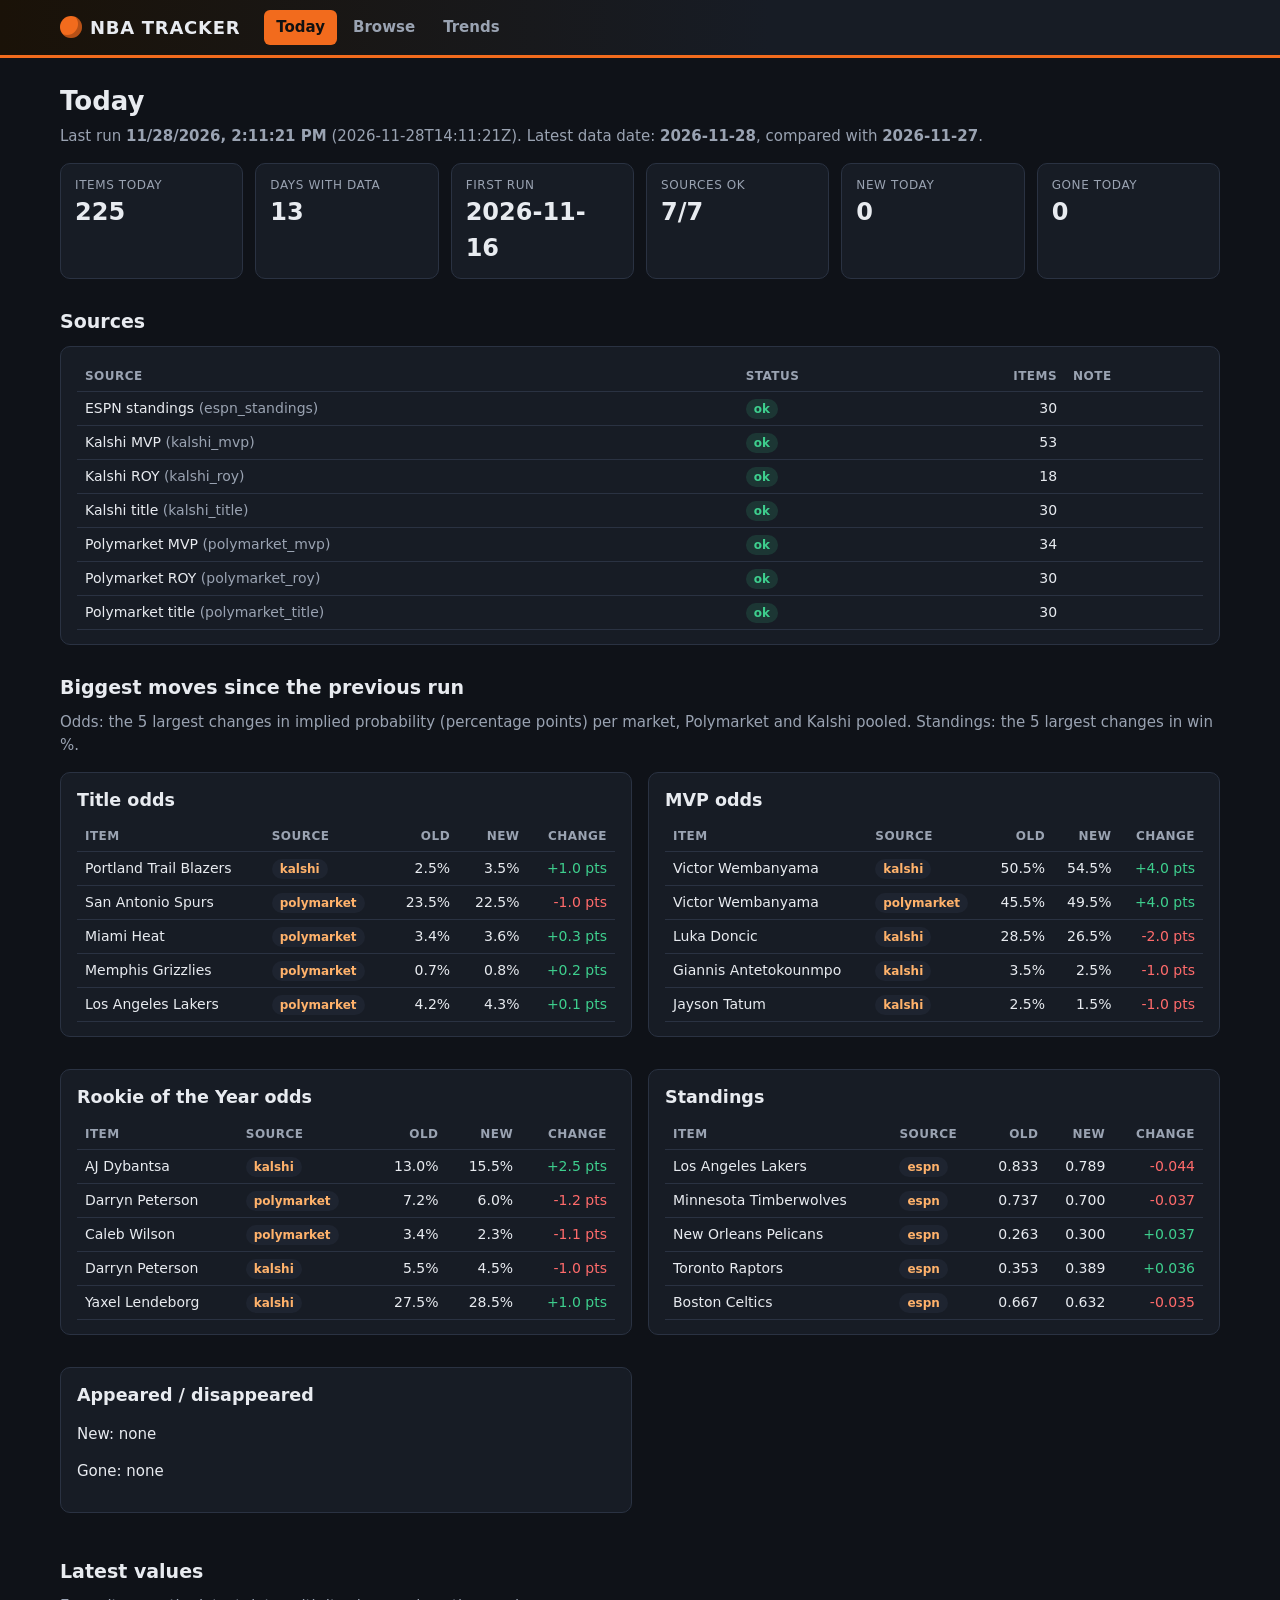
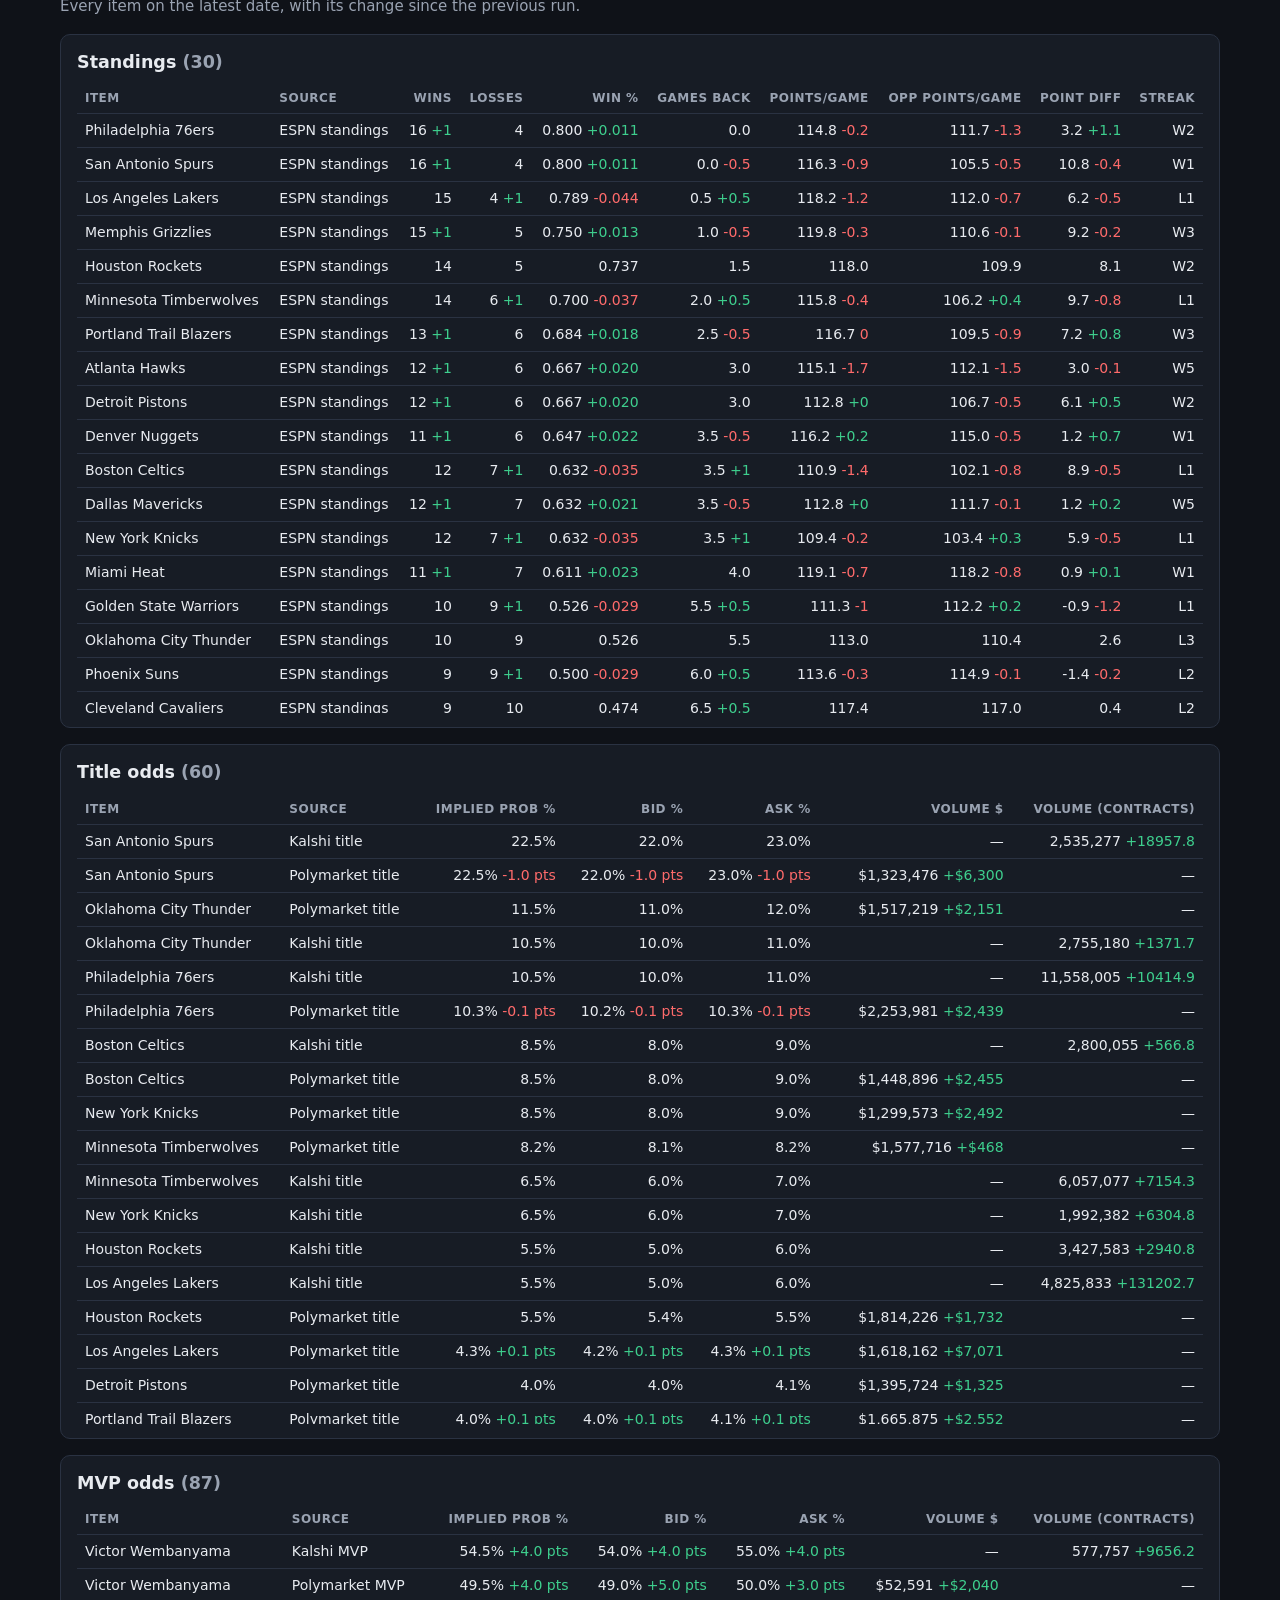
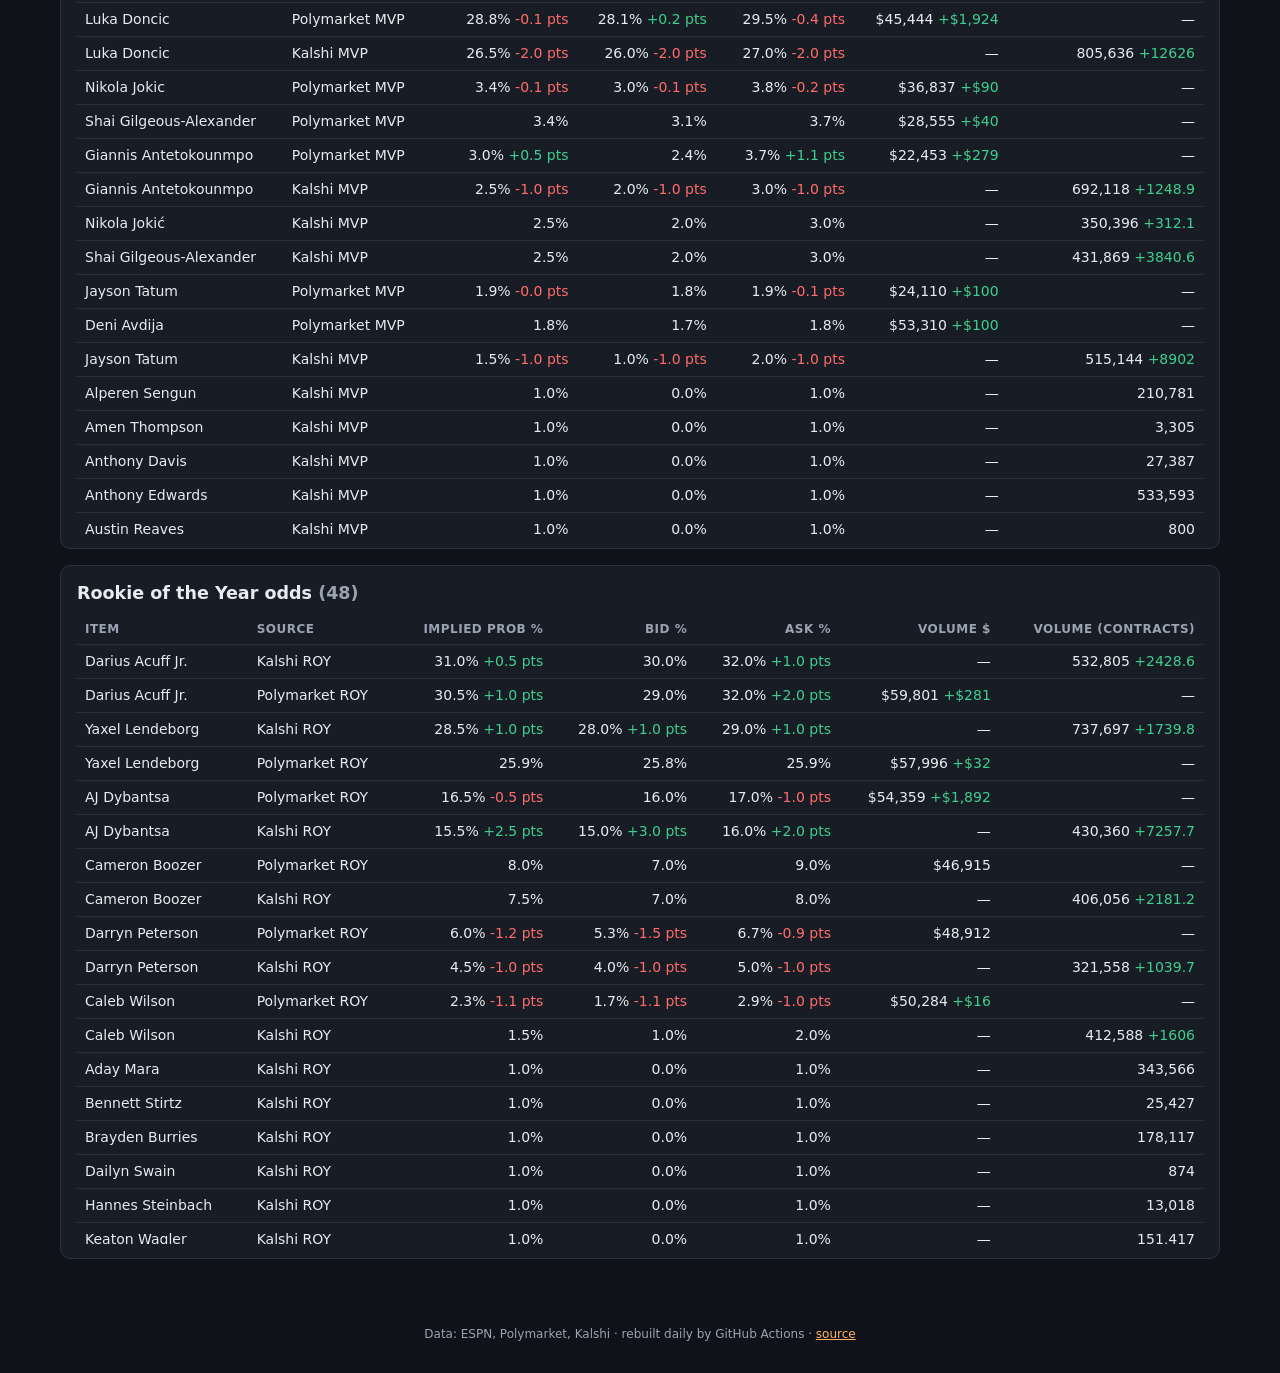
<file: index.html>
<!DOCTYPE html>
<html lang="en">
<head>
<meta charset="utf-8">
<meta name="viewport" content="width=device-width, initial-scale=1">
<title>Today · NBA Tracker</title>
<meta name="theme-color" content="#f26b1d">
<link rel="manifest" href="manifest.webmanifest">
<link rel="icon" href="icons/icon-192.png">
<link rel="apple-touch-icon" href="icons/icon-192.png">
<link rel="stylesheet" href="assets/style.css">
</head>
<body data-page="today">
<main class="wrap">
  <h1>Today</h1>
  <p class="sub" id="runline">Loading…</p>

  <div class="cards" id="cards"></div>

  <h2>Sources</h2>
  <div class="panel"><table id="sources"><thead><tr><th>Source</th><th>Status</th><th class="num">Items</th><th>Note</th></tr></thead><tbody></tbody></table></div>

  <h2>Biggest moves since the previous run</h2>
  <p class="sub" id="moveline"></p>
  <div class="grid2" id="moves"></div>

  <h2>Latest values</h2>
  <p class="sub">Every item on the latest date, with its change since the previous run.</p>
  <div id="latest"></div>
</main>
<script src="assets/common.js"></script>
<script>
"use strict";
(async () => {
  let d;
  try { d = await loadData(); } catch (e) { showError(e); return; }
  const { rows, status } = d;
  const mv = computeMoves(rows);
  const t = new Date(status.run_time);
  document.getElementById("runline").innerHTML =
    `Last run <b>${t.toLocaleString()}</b> (${esc(status.run_time)}). Latest data date: <b>${esc(mv.latest || "—")}</b>, compared with <b>${esc(mv.prev || "no earlier run")}</b>.`;

  const ok = status.sources.filter(s => s.ok).length;
  const cards = [
    ["Items today", status.items], ["Days with data", status.days_with_success], ["First run", status.first_run_date || "—"],
    ["Sources ok", `${ok}/${status.sources.length}`], ["New today", status.new_today.length], ["Gone today", status.gone_today.length],
  ];
  document.getElementById("cards").innerHTML = cards.map(([k, v]) => `<div class="card"><div class="k">${k}</div><div class="v">${esc(v)}</div></div>`).join("");

  document.querySelector("#sources tbody").innerHTML = status.sources.map(s =>
    `<tr><td>${esc(SOURCE_LABEL[s.name] || s.name)} <span class="muted">(${esc(s.name)})</span></td>
     <td><span class="pill ${s.ok ? "ok" : "bad"}">${s.ok ? "ok" : "failed"}</span></td>
     <td class="num">${s.count}</td><td class="how">${esc(s.error || "")}</td></tr>`).join("");

  document.getElementById("moveline").textContent = mv.prev
    ? "Odds: the 5 largest changes in implied probability (percentage points) per market, Polymarket and Kalshi pooled. Standings: the 5 largest changes in win %."
    : "Moves appear after the second day of data.";
  const groupHtml = (key) => {
    const g = mv.groups[key], c = g.column;
    const body = g.moves.length ? g.moves.map(m => `<tr><td>${esc(m.item)}</td><td><span class="pill m">${esc(m.source.split("_")[0])}</span></td>
       <td class="num">${fmt(c, m.old)}</td><td class="num">${fmt(c, m.new)}</td><td class="num">${fmtChange(c, m.change)}</td></tr>`).join("")
      : `<tr><td colspan="5" class="empty">No changes to compare yet.</td></tr>`;
    return `<div class="panel"><h3 style="margin:0 0 8px">${MARKET_LABEL[key]}</h3><table><thead><tr><th>Item</th><th>Source</th><th class="num">Old</th><th class="num">New</th><th class="num">Change</th></tr></thead><tbody>${body}</tbody></table></div>`;
  };
  let movesHtml = ["title", "mvp", "roy", "standings"].map(groupHtml).join("");
  const ng = (ids) => ids.length ? ids.map(esc).join(", ") : "none";
  movesHtml += `<div class="panel"><h3 style="margin:0 0 8px">Appeared / disappeared</h3><p>New: ${ng(status.new_today)}</p><p>Gone: ${ng(status.gone_today)}</p></div>`;
  document.getElementById("moves").innerHTML = movesHtml;

  const latest = [...mv.now.values()];
  const section = (market, cols) => {
    const items = latest.filter(r => r.market === market).sort((a, b) => (b[mainValue(a)] ?? -1) - (a[mainValue(a)] ?? -1));
    if (!items.length) return "";
    const head = cols.map(c => `<th class="num">${LABEL[c]}</th>`).join("");
    const body = items.map(r => {
      const b = mv.before.get(r.item_id);
      return `<tr><td>${esc(r.item)}</td><td>${esc(SOURCE_LABEL[r.source] || r.source)}</td>` + cols.map(c =>
        `<td class="num">${fmt(c, r[c])} ${b && r[c] != null && b[c] != null && c !== "streak" ? fmtChange(c, r[c] - b[c]) : ""}</td>`).join("") + "</tr>";
    }).join("");
    return `<div class="panel"><h3 style="margin:0 0 8px">${MARKET_LABEL[market]} <span class="muted">(${items.length})</span></h3>
      <div class="scroll"><table><thead><tr><th>Item</th><th>Source</th>${head}</tr></thead><tbody>${body}</tbody></table></div></div>`;
  };
  const oddsCols = ["prob_pct", "bid_pct", "ask_pct", "volume_usd", "volume_contracts"];
  document.getElementById("latest").innerHTML =
    section("standings", ["wins", "losses", "win_pct", "games_back", "ppg", "opp_ppg", "point_diff", "streak"]) +
    section("title", oddsCols) + section("mvp", oddsCols) + section("roy", oddsCols);
})();
</script>
</body>
</html>
</file>
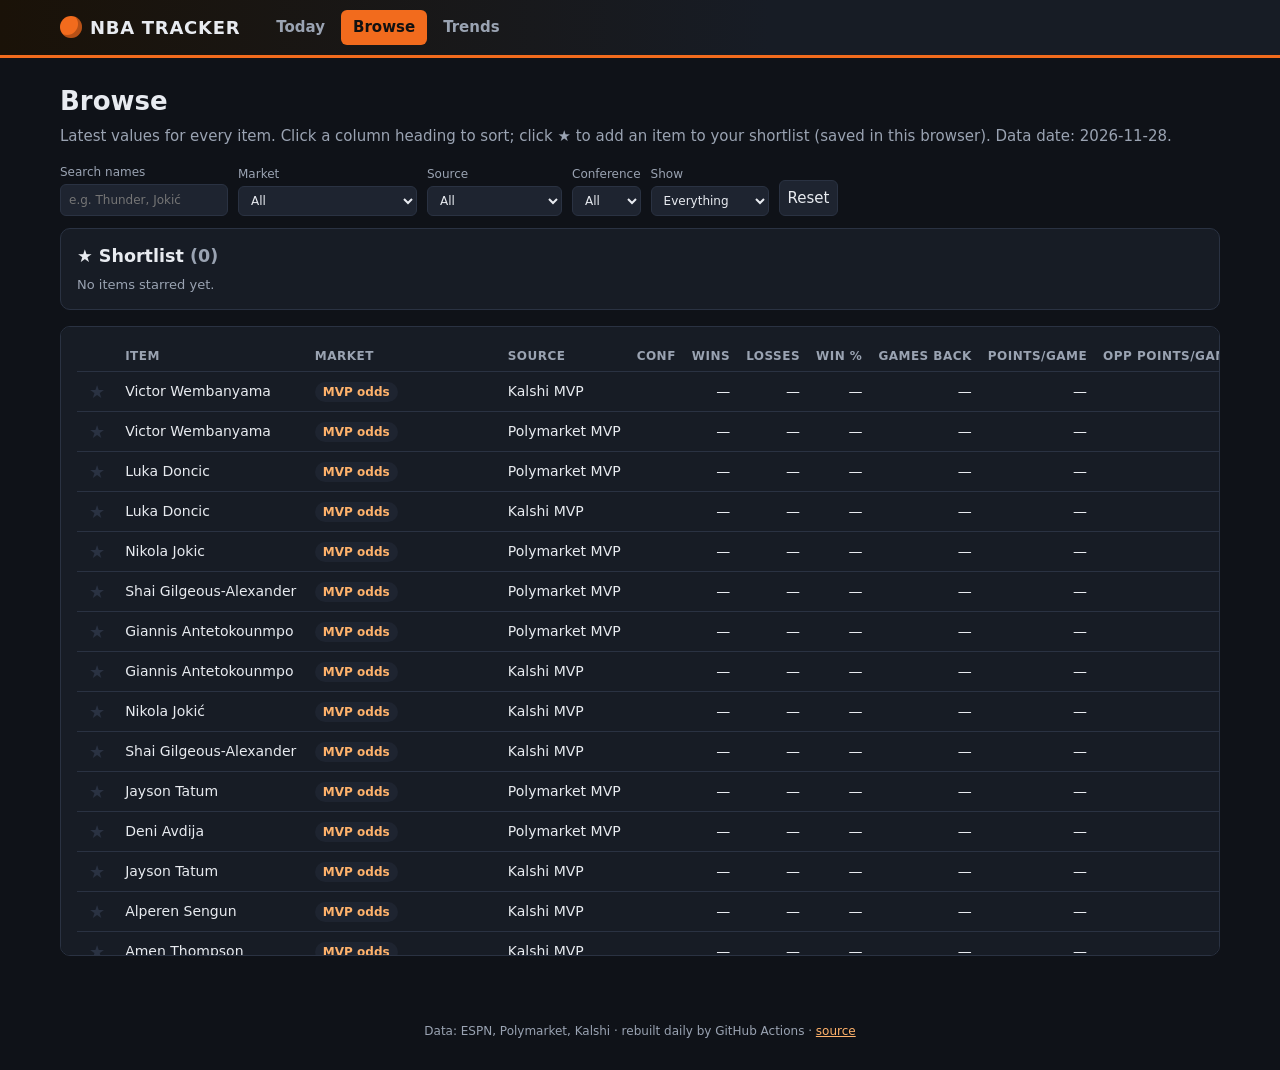
<file: browse.html>
<!DOCTYPE html>
<html lang="en">
<head>
<meta charset="utf-8">
<meta name="viewport" content="width=device-width, initial-scale=1">
<title>Browse · NBA Tracker</title>
<meta name="theme-color" content="#f26b1d">
<link rel="manifest" href="manifest.webmanifest">
<link rel="icon" href="icons/icon-192.png">
<link rel="stylesheet" href="assets/style.css">
</head>
<body data-page="browse">
<main class="wrap">
  <h1>Browse</h1>
  <p class="sub" id="sub">Latest values for every item. Click a column heading to sort; click ★ to add an item to your shortlist (saved in this browser).</p>

  <div class="controls">
    <label>Search names<input id="q" type="search" placeholder="e.g. Thunder, Jokić"></label>
    <label>Market<select id="f-market"><option value="">All</option></select></label>
    <label>Source<select id="f-source"><option value="">All</option></select></label>
    <label>Conference<select id="f-conf"><option value="">All</option><option>East</option><option>West</option></select></label>
    <label>Show<select id="f-star"><option value="">Everything</option><option value="1">Shortlist only</option></select></label>
    <button id="clear">Reset</button>
  </div>

  <div class="panel">
    <h3 style="margin:0 0 6px">★ Shortlist <span class="muted" id="starcount"></span></h3>
    <div id="shortlist" class="how"></div>
  </div>

  <div class="panel scroll"><table id="t"><thead></thead><tbody></tbody></table></div>
</main>
<script src="assets/common.js"></script>
<script>
"use strict";
(async () => {
  let d;
  try { d = await loadData(); } catch (e) { showError(e); return; }
  const mv = computeMoves(d.rows);
  const items = [...mv.now.values()];
  const cols = NUMERIC.filter(c => items.some(r => r[c] != null));
  let stars = getStars();
  let sort = { col: null, dir: -1 };

  const fill = (id, vals, labels) => {
    document.getElementById(id).insertAdjacentHTML("beforeend", vals.map(v => `<option value="${esc(v)}">${esc(labels[v] || v)}</option>`).join(""));
  };
  fill("f-market", [...new Set(items.map(r => r.market))].sort(), MARKET_LABEL);
  fill("f-source", [...new Set(items.map(r => r.source))].sort(), SOURCE_LABEL);
  document.getElementById("sub").insertAdjacentText("beforeend", ` Data date: ${mv.latest || "—"}.`);

  const head = document.querySelector("#t thead");
  head.innerHTML = `<tr><th></th><th>Item</th><th>Market</th><th>Source</th><th>Conf</th>${cols.map(c =>
    `<th class="num sortable" data-col="${c}">${LABEL[c]} <span class="arrow"></span></th>`).join("")}</tr>`;
  head.addEventListener("click", e => {
    const th = e.target.closest("th[data-col]"); if (!th) return;
    const c = th.dataset.col;
    sort = sort.col === c ? { col: c, dir: -sort.dir } : { col: c, dir: -1 };
    draw();
  });

  const val = id => document.getElementById(id).value;
  ["q", "f-market", "f-source", "f-conf", "f-star"].forEach(id => document.getElementById(id).addEventListener("input", draw));
  document.getElementById("clear").onclick = () => {
    ["q", "f-market", "f-source", "f-conf", "f-star"].forEach(id => document.getElementById(id).value = "");
    sort = { col: null, dir: -1 }; draw();
  };
  document.querySelector("#t tbody").addEventListener("click", e => {
    const b = e.target.closest(".star"); if (!b) return;
    const id = b.dataset.id;
    stars.has(id) ? stars.delete(id) : stars.add(id);
    setStars(stars); draw();
  });

  function draw() {
    const q = val("q").trim().toLowerCase().normalize("NFD").replace(/[̀-ͯ]/g, "");
    let list = items.filter(r =>
      (!q || r.item.toLowerCase().normalize("NFD").replace(/[̀-ͯ]/g, "").includes(q)) &&
      (!val("f-market") || r.market === val("f-market")) &&
      (!val("f-source") || r.source === val("f-source")) &&
      (!val("f-conf") || r.conference === val("f-conf")) &&
      (!val("f-star") || stars.has(r.item_id)));
    if (sort.col) {
      list.sort((a, b) => {
        const x = a[sort.col], y = b[sort.col];
        if (x == null && y == null) return 0; if (x == null) return 1; if (y == null) return -1;
        return (x - y) * -sort.dir;
      });
    } else {
      list.sort((a, b) => a.market.localeCompare(b.market) || (b[mainValue(b)] ?? -1) - (a[mainValue(a)] ?? -1));
    }
    head.querySelectorAll("th[data-col] .arrow").forEach(s => {
      s.textContent = s.parentElement.dataset.col === sort.col ? (sort.dir < 0 ? "▼" : "▲") : "";
    });
    document.querySelector("#t tbody").innerHTML = list.map(r => `<tr>
      <td><button class="star ${stars.has(r.item_id) ? "on" : ""}" data-id="${esc(r.item_id)}" title="Shortlist">★</button></td>
      <td>${esc(r.item)}</td><td><span class="pill m">${esc(MARKET_LABEL[r.market] || r.market)}</span></td>
      <td>${esc(SOURCE_LABEL[r.source] || r.source)}</td><td>${esc(r.conference || "")}</td>
      ${cols.map(c => `<td class="num">${fmt(c, r[c])}</td>`).join("")}</tr>`).join("")
      || `<tr><td colspan="${cols.length + 5}" class="empty">Nothing matches.</td></tr>`;
    const starred = items.filter(r => stars.has(r.item_id));
    document.getElementById("starcount").textContent = `(${starred.length})`;
    document.getElementById("shortlist").innerHTML = starred.length
      ? starred.map(r => `${esc(r.item)} <span class="muted">· ${esc(SOURCE_LABEL[r.source] || r.source)} · ${fmt(mainValue(r), r[mainValue(r)])}</span>`).join("<br>")
      : "No items starred yet.";
  }
  draw();
})();
</script>
</body>
</html>
</file>
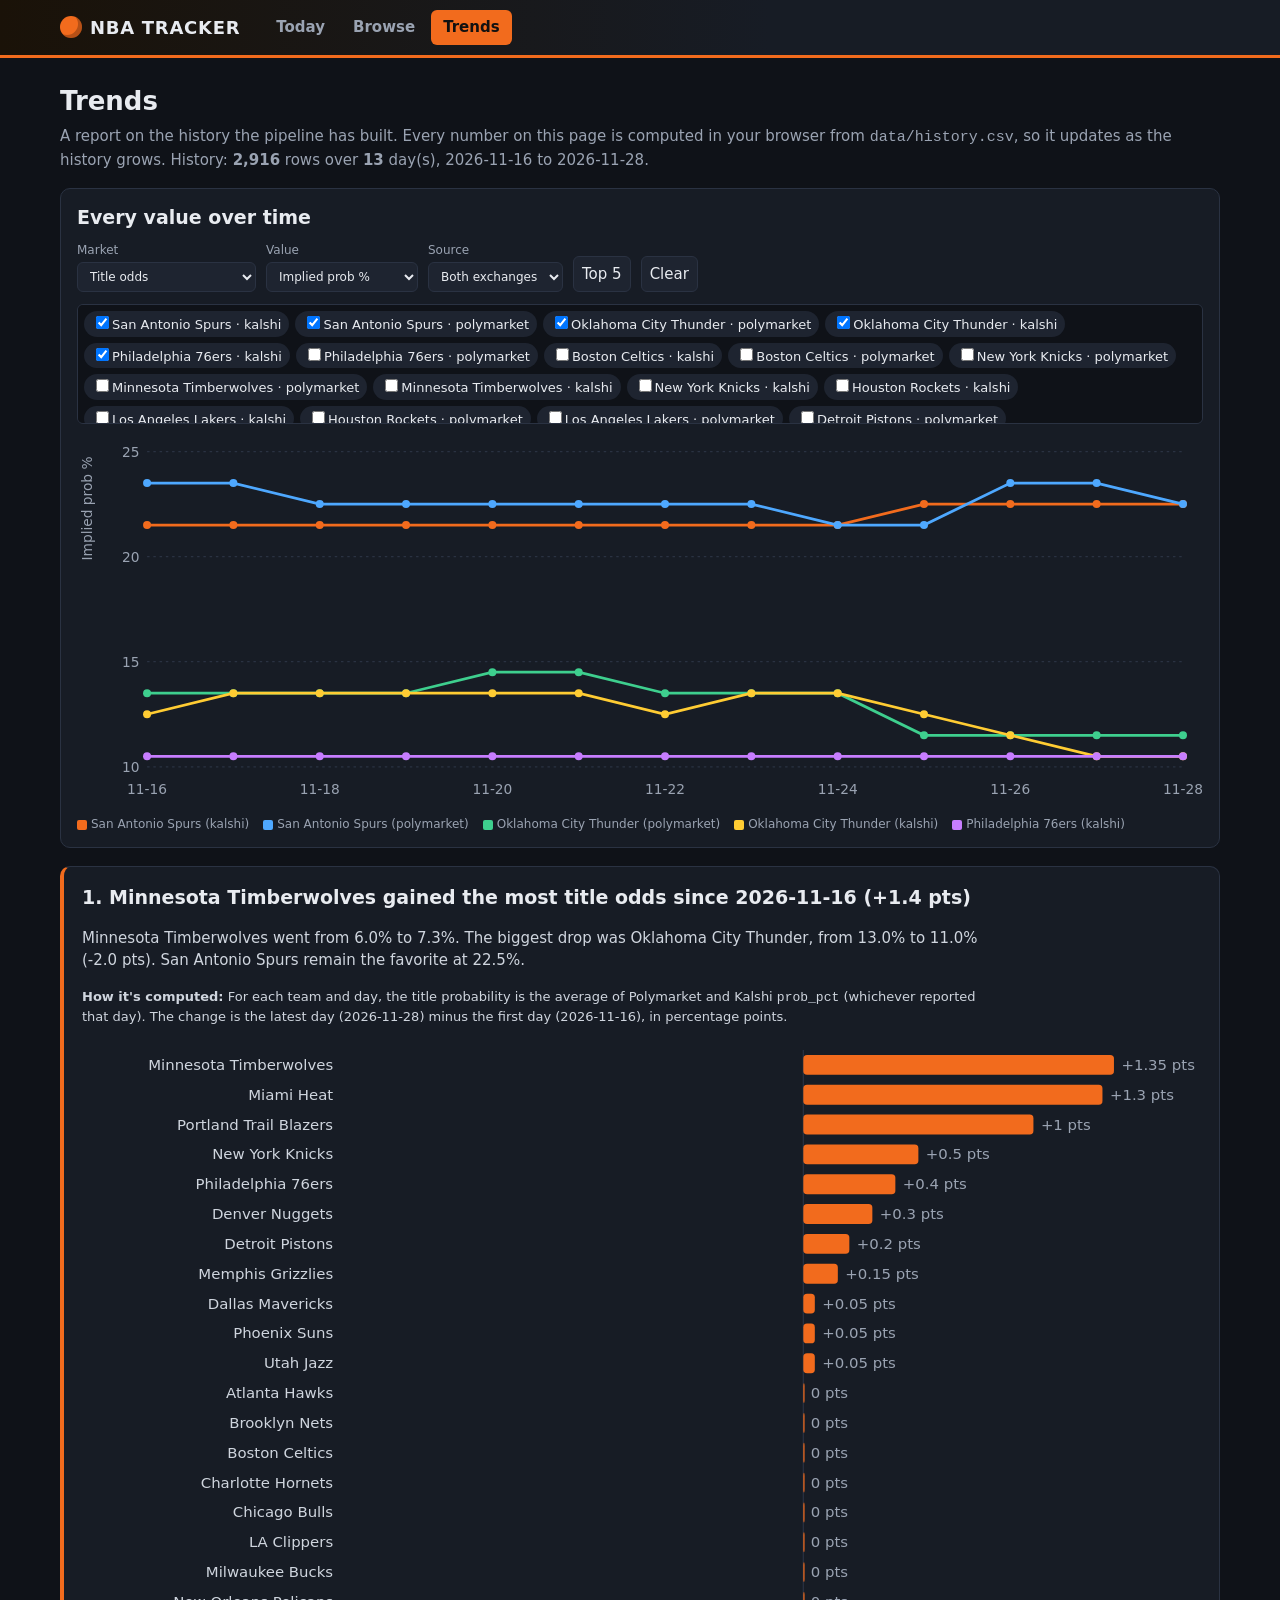
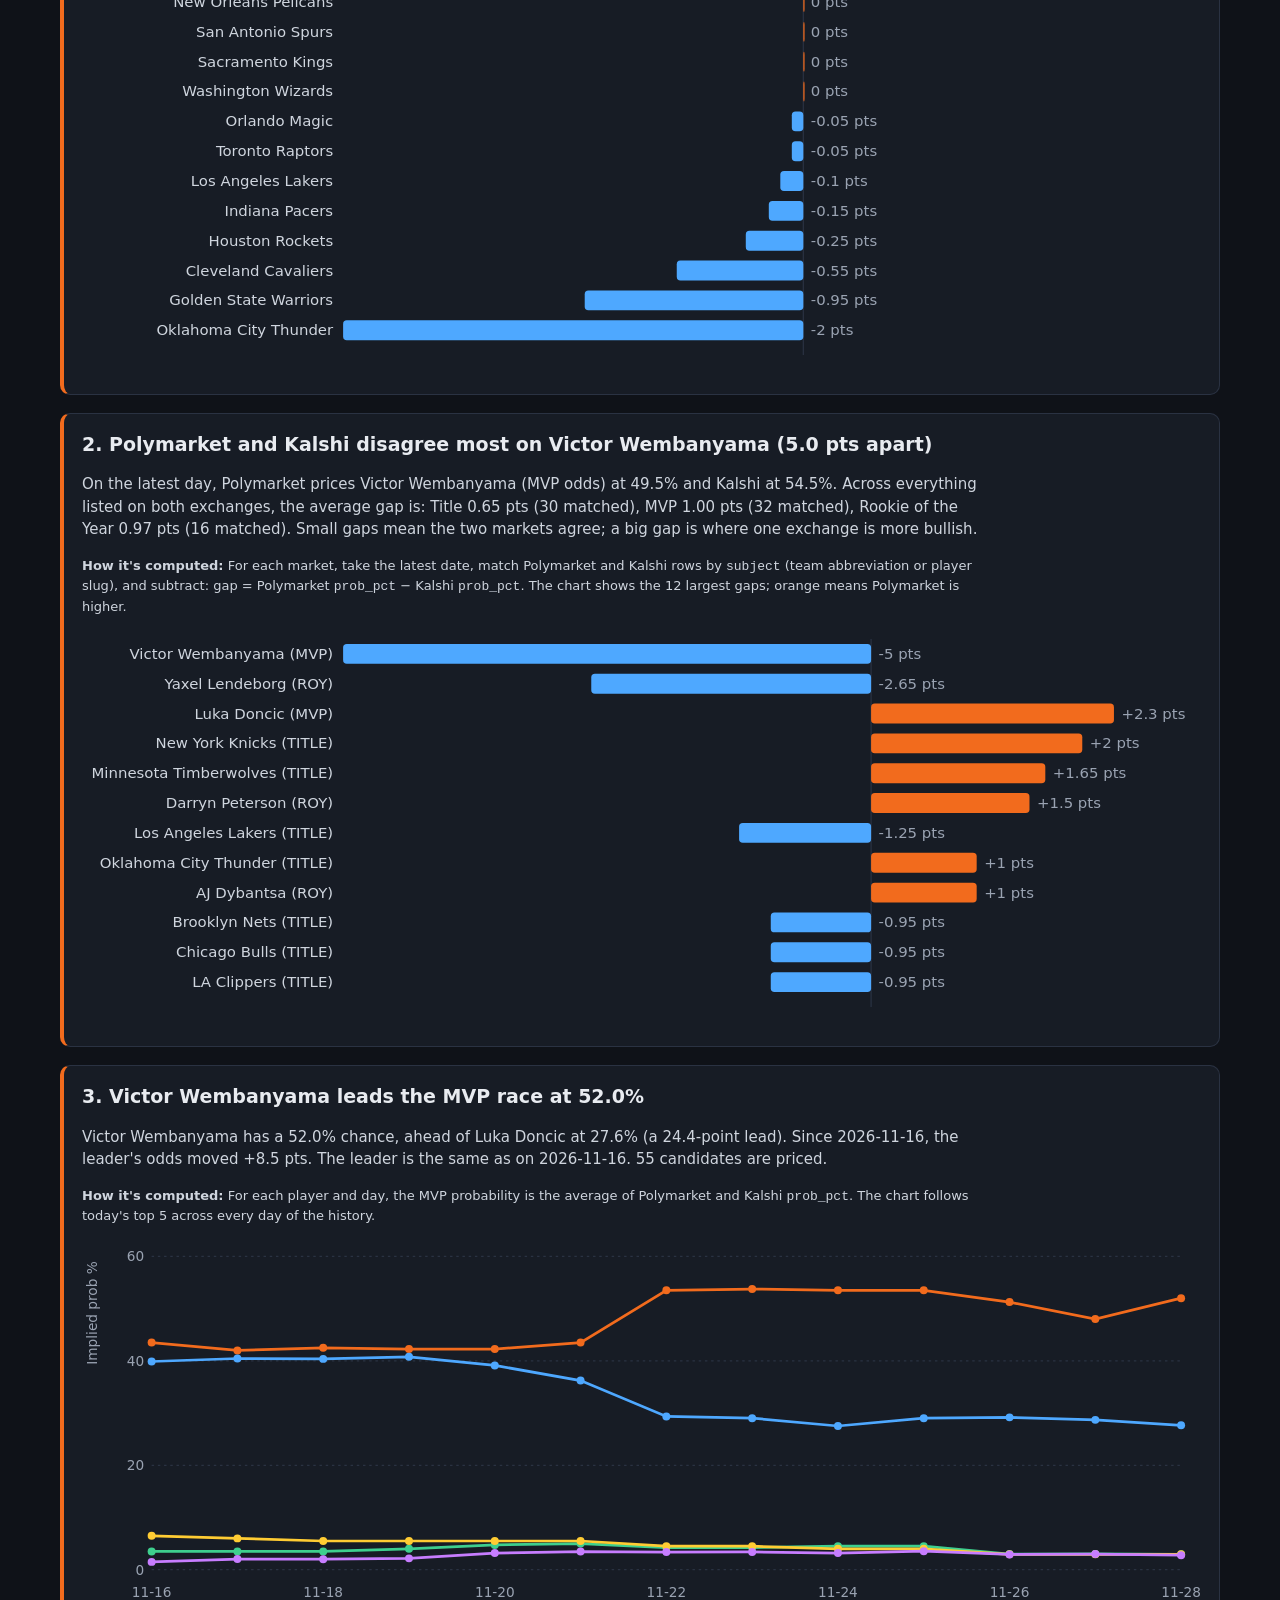
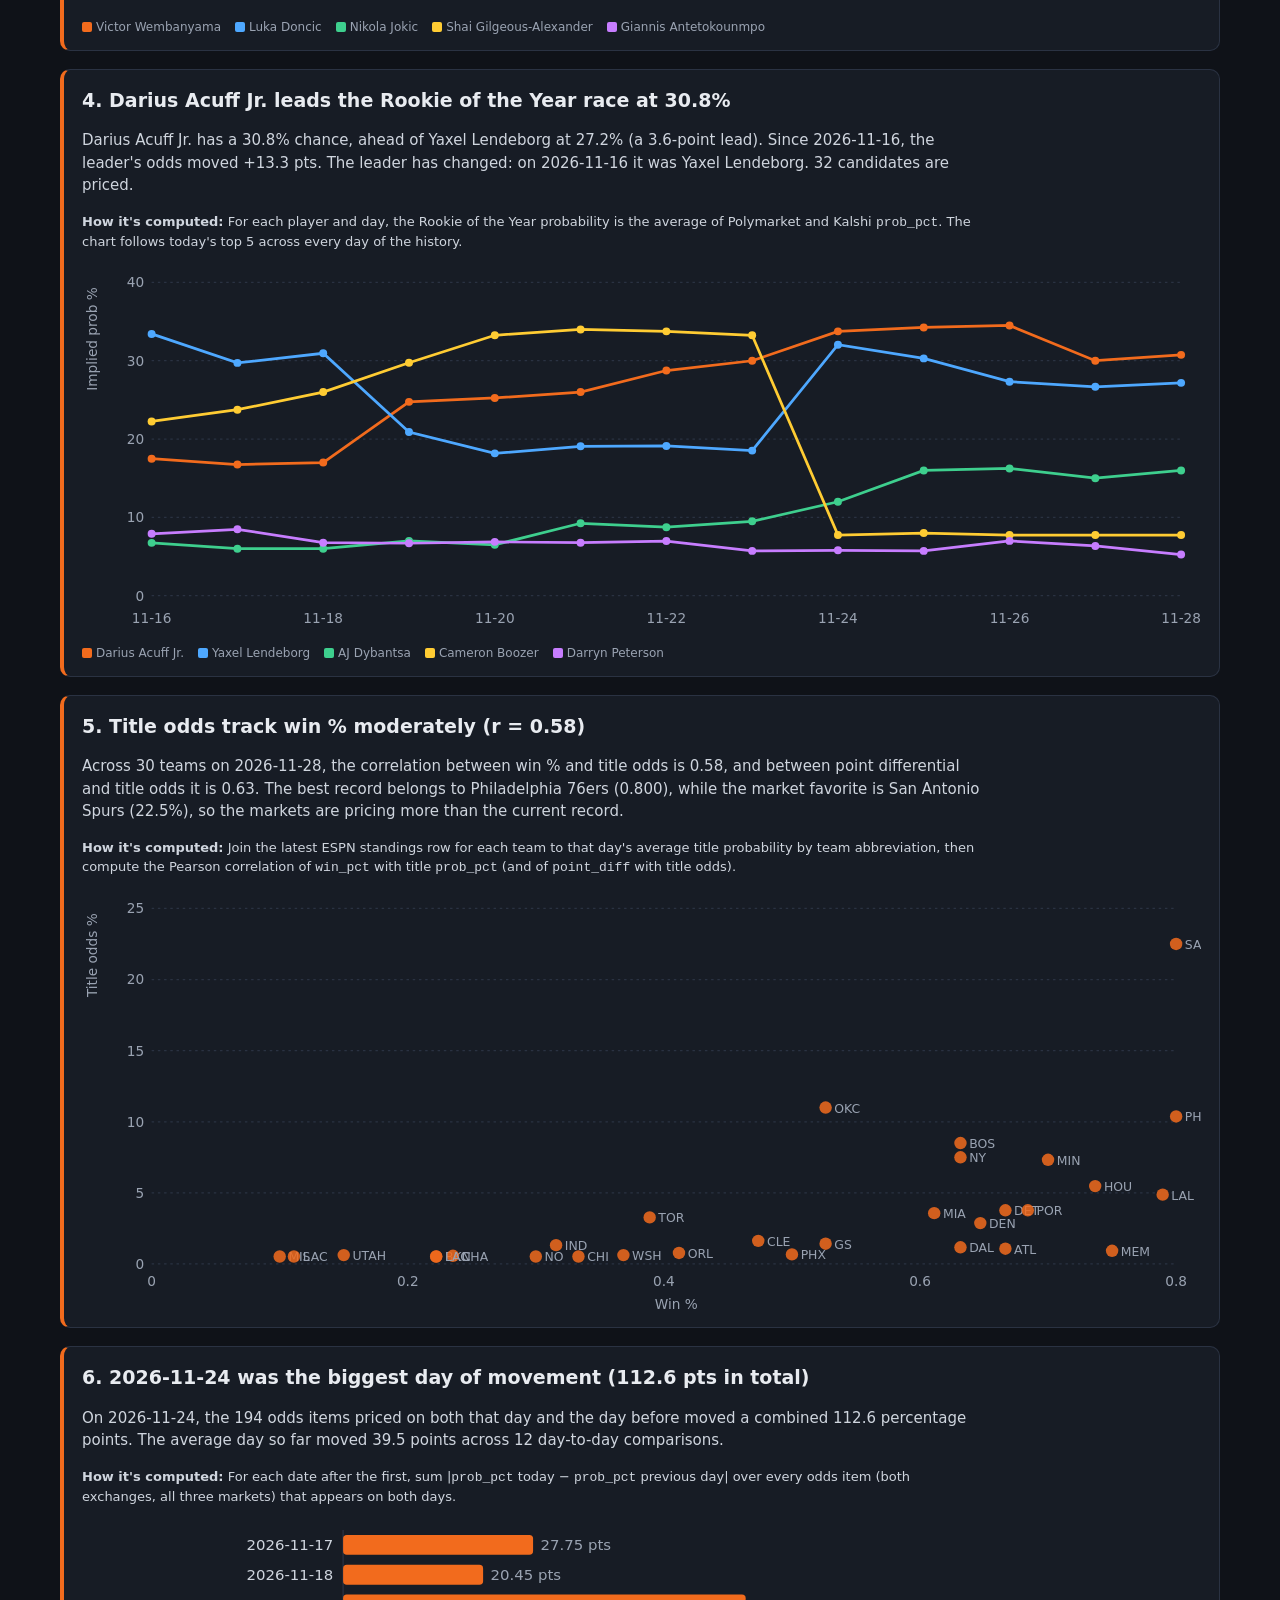
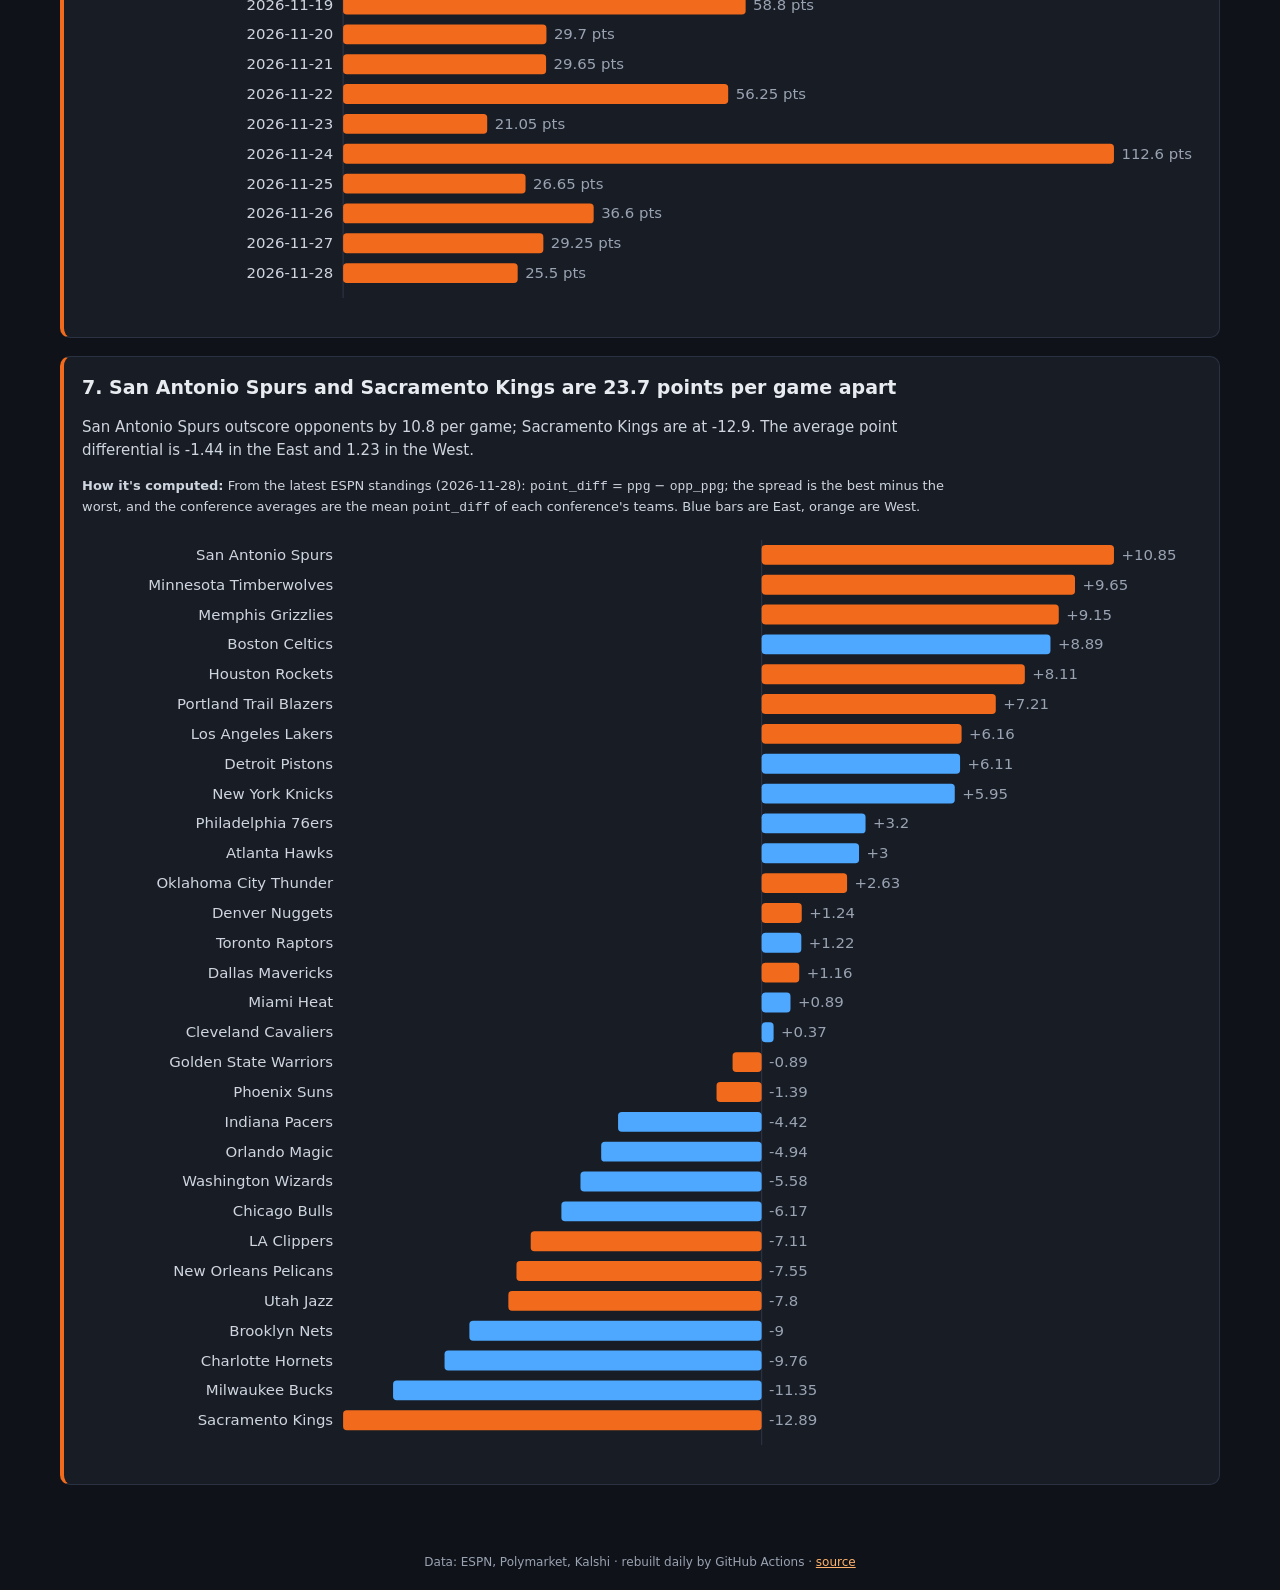
<file: trends.html>
<!DOCTYPE html>
<html lang="en">
<head>
<meta charset="utf-8">
<meta name="viewport" content="width=device-width, initial-scale=1">
<title>Trends · NBA Tracker</title>
<meta name="theme-color" content="#f26b1d">
<link rel="manifest" href="manifest.webmanifest">
<link rel="icon" href="icons/icon-192.png">
<link rel="stylesheet" href="assets/style.css">
</head>
<body data-page="trends">
<main class="wrap">
  <h1>Trends</h1>
  <p class="sub" id="sub">A report on the history the pipeline has built. Every number on this page is computed in your browser from <code>data/history.csv</code>, so it updates as the history grows.</p>

  <div class="panel">
    <h2 style="margin-top:0">Every value over time</h2>
    <div class="controls">
      <label>Market<select id="c-market"></select></label>
      <label>Value<select id="c-col"></select></label>
      <label>Source<select id="c-source"><option value="">Both exchanges</option></select></label>
      <button id="c-top">Top 5</button><button id="c-none">Clear</button>
    </div>
    <div class="picker" id="c-items"></div>
    <div class="chart" id="c-chart"></div>
  </div>

  <div id="findings"></div>
</main>
<script src="assets/common.js"></script>
<script src="assets/charts.js"></script>
<script>
"use strict";
(async () => {
  let d;
  try { d = await loadData(); } catch (e) { showError(e); return; }
  const { rows, dates } = d;
  const first = dates[0], last = dates[dates.length - 1];
  document.getElementById("sub").insertAdjacentHTML("beforeend",
    ` History: <b>${rows.length.toLocaleString()}</b> rows over <b>${dates.length}</b> day(s), ${esc(first || "—")} to ${esc(last || "—")}.`);

  // ------------------------------------------------------------ explorer chart
  const markets = ["standings", "title", "mvp", "roy"].filter(m => rows.some(r => r.market === m));
  const mSel = document.getElementById("c-market"), cSel = document.getElementById("c-col"), sSel = document.getElementById("c-source");
  mSel.innerHTML = markets.map(m => `<option value="${m}">${MARKET_LABEL[m]}</option>`).join("");
  sSel.insertAdjacentHTML("beforeend", `<option value="polymarket">Polymarket</option><option value="kalshi">Kalshi</option>`);
  let chosen = new Set();

  function itemsFor() {
    const m = mSel.value, src = sSel.value;
    const latest = new Map();
    rows.forEach(r => { if (r.market === m && (!src || r.source.startsWith(src) || m === "standings")) latest.set(r.item_id, r); });
    return [...latest.values()].sort((a, b) => (b[mainValue(b)] ?? -1) - (a[mainValue(a)] ?? -1));
  }
  function setCols() {
    const m = mSel.value, have = NUMERIC.filter(c => rows.some(r => r.market === m && r[c] != null));
    cSel.innerHTML = have.map(c => `<option value="${c}">${LABEL[c]}</option>`).join("");
    cSel.value = m === "standings" ? "win_pct" : "prob_pct";
    sSel.disabled = m === "standings";
  }
  function topFive() { chosen = new Set(itemsFor().slice(0, 5).map(r => r.item_id)); }
  function drawPicker() {
    document.getElementById("c-items").innerHTML = itemsFor().map(r =>
      `<label><input type="checkbox" value="${esc(r.item_id)}" ${chosen.has(r.item_id) ? "checked" : ""}>${esc(r.item)}${r.market === "standings" ? "" : " · " + esc(r.source.split("_")[0])}</label>`).join("");
  }
  function drawChart() {
    const col = cSel.value;
    const series = [...chosen].map(id => {
      const pts = rows.filter(r => r.item_id === id).map(r => ({ x: r.date, y: r[col] }));
      const r0 = rows.find(r => r.item_id === id);
      return { name: r0 ? r0.item + (r0.market === "standings" ? "" : ` (${r0.source.split("_")[0]})`) : id, points: pts };
    }).filter(s => s.points.length);
    lineChart(document.getElementById("c-chart"), series, { yLabel: LABEL[col] });
  }
  mSel.onchange = () => { setCols(); topFive(); drawPicker(); drawChart(); };
  sSel.onchange = () => { topFive(); drawPicker(); drawChart(); };
  cSel.onchange = drawChart;
  document.getElementById("c-items").onchange = e => { e.target.checked ? chosen.add(e.target.value) : chosen.delete(e.target.value); drawChart(); };
  document.getElementById("c-top").onclick = () => { topFive(); drawPicker(); drawChart(); };
  document.getElementById("c-none").onclick = () => { chosen.clear(); drawPicker(); drawChart(); };
  mSel.value = markets.includes("title") ? "title" : markets[0];
  setCols(); topFive(); drawPicker(); drawChart();

  // ---------------------------------------------------------------- helpers
  // consensus[market][date][subject] = mean prob_pct over the exchanges that reported it
  const consensus = {}, names = {};
  for (const m of ODDS_MARKETS) {
    const acc = {};
    rows.filter(r => r.market === m && r.prob_pct != null).forEach(r => {
      ((acc[r.date] ??= {})[r.subject] ??= []).push(r.prob_pct);
      names[m + ":" + r.subject] = r.item;
    });
    consensus[m] = {};
    for (const [dt, subs] of Object.entries(acc)) {
      consensus[m][dt] = {};
      for (const [s, v] of Object.entries(subs)) consensus[m][dt][s] = mean(v);
    }
  }
  const odDates = m => Object.keys(consensus[m] || {}).sort();
  const nm = (m, s) => names[m + ":" + s] || s;
  const pts = v => (v >= 0 ? "+" : "") + v.toFixed(1) + " pts";
  const F = document.getElementById("findings");
  let n = 0;
  function finding(title, text, how, draw) {
    n++;
    F.insertAdjacentHTML("beforeend", `<section class="finding"><h2>${n}. ${title}</h2><p>${text}</p><p class="how"><b>How it's computed:</b> ${how}</p><div class="chart" id="f${n}"></div></section>`);
    draw(document.getElementById("f" + n));
  }

  // ------------------------------------------------- 1. title odds since first run
  {
    const ds = odDates("title"), a = ds[0], b = ds[ds.length - 1];
    const ch = a ? Object.keys(consensus.title[b]).filter(s => consensus.title[a][s] != null)
      .map(s => ({ s, from: consensus.title[a][s], to: consensus.title[b][s], d: consensus.title[b][s] - consensus.title[a][s] }))
      .sort((x, y) => y.d - x.d) : [];
    const lead = ch.length ? [...ch].sort((x, y) => y.to - x.to)[0] : null;
    let title, text;
    if (!ch.length) { title = "No title odds yet"; text = "Title odds appear after the first successful run."; }
    else if (ds.length < 2 || ch.every(c => Math.abs(c.d) < 0.05)) {
      title = `${esc(nm("title", lead.s))} are the title favorite at ${lead.to.toFixed(1)}%`;
      text = `With only ${ds.length} day(s) of odds there are no changes yet. Right now the markets give ${esc(nm("title", lead.s))} a ${lead.to.toFixed(1)}% chance to win the championship; the chart shows each team's current title odds; from the second day on it shows each team's change since ${a}.`;
    } else {
      const up = ch[0], dn = ch[ch.length - 1];
      title = `${esc(nm("title", up.s))} gained the most title odds since ${a} (${pts(up.d)})`;
      text = `${esc(nm("title", up.s))} went from ${up.from.toFixed(1)}% to ${up.to.toFixed(1)}%. The biggest drop was ${esc(nm("title", dn.s))}, from ${dn.from.toFixed(1)}% to ${dn.to.toFixed(1)}% (${pts(dn.d)}). ${esc(nm("title", lead.s))} remain the favorite at ${lead.to.toFixed(1)}%.`;
    }
    finding(title, text, `For each team and day, the title probability is the average of Polymarket and Kalshi <code>prob_pct</code> (whichever reported that day). The change is the latest day (${esc(b || "—")}) minus the first day (${esc(a || "—")}), in percentage points.`,
      el => ds.length < 2
        ? barChart(el, [...ch].sort((x, y) => y.to - x.to).map(c => ({ label: nm("title", c.s), value: +c.to.toFixed(2) })), { unit: "%" })
        : barChart(el, ch.map(c => ({ label: nm("title", c.s), value: +c.d.toFixed(2) })), { unit: " pts" }));
  }

  // ------------------------------------------------- 2. where the exchanges disagree
  {
    const gaps = [];
    for (const m of ODDS_MARKETS) {
      const ld = rows.filter(r => r.market === m).map(r => r.date).sort().pop();
      const pm = new Map(rows.filter(r => r.date === ld && r.source === `polymarket_${m}` && r.prob_pct != null).map(r => [r.subject, r]));
      rows.filter(r => r.date === ld && r.source === `kalshi_${m}` && r.prob_pct != null).forEach(k => {
        const p = pm.get(k.subject);
        if (p) gaps.push({ m, s: k.subject, item: k.item, pm: p.prob_pct, ks: k.prob_pct, gap: p.prob_pct - k.prob_pct });
      });
    }
    gaps.sort((a, b) => Math.abs(b.gap) - Math.abs(a.gap));
    const avg = m => mean(gaps.filter(g => g.m === m).map(g => Math.abs(g.gap)));
    const big = gaps[0];
    const avgTxt = ODDS_MARKETS.filter(m => avg(m) != null).map(m => `${MARKET_LABEL[m].replace(" odds", "")} ${avg(m).toFixed(2)} pts (${gaps.filter(g => g.m === m).length} matched)`).join(", ");
    finding(big ? `Polymarket and Kalshi disagree most on ${esc(big.item)} (${Math.abs(big.gap).toFixed(1)} pts apart)` : "No item is priced on both exchanges yet",
      big ? `On the latest day, Polymarket prices ${esc(big.item)} (${MARKET_LABEL[big.m]}) at ${big.pm.toFixed(1)}% and Kalshi at ${big.ks.toFixed(1)}%. Across everything listed on both exchanges, the average gap is: ${avgTxt}. Small gaps mean the two markets agree; a big gap is where one exchange is more bullish.` : "This section compares the two exchanges once both report the same team or player.",
      "For each market, take the latest date, match Polymarket and Kalshi rows by <code>subject</code> (team abbreviation or player slug), and subtract: gap = Polymarket <code>prob_pct</code> − Kalshi <code>prob_pct</code>. The chart shows the 12 largest gaps; orange means Polymarket is higher.",
      el => barChart(el, gaps.slice(0, 12).map(g => ({ label: `${g.item} (${g.m.toUpperCase()})`, value: +g.gap.toFixed(2) })), { unit: " pts" }));
  }

  // ------------------------------------------------- 3 & 4. award races
  for (const [m, label] of [["mvp", "MVP"], ["roy", "Rookie of the Year"]]) {
    const ds = odDates(m), a = ds[0], b = ds[ds.length - 1];
    if (!b) { finding(`No ${label} odds yet`, `The ${label} race appears after the first successful run.`, "—", el => el.innerHTML = ""); continue; }
    const now = Object.entries(consensus[m][b]).sort((x, y) => y[1] - x[1]);
    const top = now.slice(0, 5).map(([s]) => s);
    const [ls, lv] = now[0], second = now[1];
    const was = consensus[m][a][ls];
    const firstLead = Object.entries(consensus[m][a]).sort((x, y) => y[1] - x[1])[0];
    const changed = firstLead && firstLead[0] !== ls;
    finding(`${esc(nm(m, ls))} leads the ${label} race at ${lv.toFixed(1)}%`,
      `${esc(nm(m, ls))} has a ${lv.toFixed(1)}% chance${second ? `, ahead of ${esc(nm(m, second[0]))} at ${second[1].toFixed(1)}% (a ${(lv - second[1]).toFixed(1)}-point lead)` : ""}. ` +
      (ds.length > 1 ? (was != null ? `Since ${a}, the leader's odds moved ${pts(lv - was)}. ` : "") + (changed ? `The leader has changed: on ${a} it was ${esc(nm(m, firstLead[0]))}.` : `The leader is the same as on ${a}.`) : `This is the first day of ${label} odds; the lines grow as days are added.`) +
      ` ${now.length} candidates are priced.`,
      `For each player and day, the ${label} probability is the average of Polymarket and Kalshi <code>prob_pct</code>. The chart follows today's top 5 across every day of the history.`,
      el => lineChart(el, top.map(s => ({ name: nm(m, s), points: ds.map(dt => ({ x: dt, y: consensus[m][dt][s] ?? null })) })), { yLabel: "Implied prob %" }));
  }

  // ------------------------------------------------- 5. win % vs title odds
  {
    const ld = rows.filter(r => r.source === "espn_standings").map(r => r.date).sort().pop();
    const td = odDates("title").filter(x => x <= (ld || "")).pop();
    const st = rows.filter(r => r.date === ld && r.source === "espn_standings" && r.win_pct != null);
    const p = st.filter(r => consensus.title[td]?.[r.subject] != null).map(r => ({ x: r.win_pct, y: consensus.title[td][r.subject], label: r.item, short: r.subject, pd: r.point_diff }));
    const r = pearson(p.map(q => q.x), p.map(q => q.y));
    const rpd = pearson(p.filter(q => q.pd != null).map(q => q.pd), p.filter(q => q.pd != null).map(q => q.y));
    const word = r == null ? "" : r > 0.7 ? "closely" : r > 0.4 ? "moderately" : "only loosely";
    const best = [...p].sort((a, b) => b.x - a.x)[0];
    const fav = [...p].sort((a, b) => b.y - a.y)[0];
    finding(r == null ? "Win % vs title odds needs more teams" : `Title odds track win % ${word} (r = ${r.toFixed(2)})`,
      r == null ? "This needs standings and title odds for at least three teams on the same day." :
        `Across ${p.length} teams on ${ld}, the correlation between win % and title odds is ${r.toFixed(2)}${rpd != null ? `, and between point differential and title odds it is ${rpd.toFixed(2)}` : ""}. ` +
        `The best record belongs to ${esc(best.label)} (${best.x.toFixed(3)}), while the market favorite is ${esc(fav.label)} (${fav.y.toFixed(1)}%)` + (best.short === fav.short ? " — the same team." : ", so the markets are pricing more than the current record."),
      "Join the latest ESPN standings row for each team to that day's average title probability by team abbreviation, then compute the Pearson correlation of <code>win_pct</code> with title <code>prob_pct</code> (and of <code>point_diff</code> with title odds).",
      el => scatterChart(el, p, { xLabel: "Win %", yLabel: "Title odds %" }));
  }

  // ------------------------------------------------- 6. biggest day of movement
  {
    const byDate = new Map();
    rows.filter(r => r.prob_pct != null).forEach(r => (byDate.get(r.date) ?? byDate.set(r.date, new Map()).get(r.date)).set(r.item_id, r.prob_pct));
    const ds = [...byDate.keys()].sort(), days = [];
    for (let i = 1; i < ds.length; i++) {
      let tot = 0, cnt = 0;
      for (const [id, v] of byDate.get(ds[i])) { const o = byDate.get(ds[i - 1]).get(id); if (o != null) { tot += Math.abs(v - o); cnt++; } }
      days.push({ date: ds[i], tot, cnt });
    }
    const big = [...days].sort((a, b) => b.tot - a.tot)[0];
    finding(big ? `${big.date} was the biggest day of movement (${big.tot.toFixed(1)} pts in total)` : "The biggest day of movement needs two days of odds",
      big ? `On ${big.date}, the ${big.cnt} odds items priced on both that day and the day before moved a combined ${big.tot.toFixed(1)} percentage points. The average day so far moved ${mean(days.map(x => x.tot)).toFixed(1)} points across ${days.length} day-to-day comparisons.` : "After the second daily run, this section compares each day's odds with the day before.",
      "For each date after the first, sum |<code>prob_pct</code> today − <code>prob_pct</code> previous day| over every odds item (both exchanges, all three markets) that appears on both days.",
      el => barChart(el, days.map(x => ({ label: x.date, value: +x.tot.toFixed(2) })), { unit: " pts" }));
  }

  // ------------------------------------------------- 7. how far apart the teams are
  {
    const ld = rows.filter(r => r.source === "espn_standings").map(r => r.date).sort().pop();
    const st = rows.filter(r => r.date === ld && r.source === "espn_standings" && r.point_diff != null).sort((a, b) => b.point_diff - a.point_diff);
    if (st.length) {
      const hi = st[0], lo = st[st.length - 1];
      const east = mean(st.filter(r => r.conference === "East").map(r => r.point_diff)), west = mean(st.filter(r => r.conference === "West").map(r => r.point_diff));
      finding(`${esc(hi.item)} and ${esc(lo.item)} are ${(hi.point_diff - lo.point_diff).toFixed(1)} points per game apart`,
        `${esc(hi.item)} outscore opponents by ${hi.point_diff.toFixed(1)} per game; ${esc(lo.item)} are at ${lo.point_diff.toFixed(1)}. ` +
        (east != null && west != null ? `The average point differential is ${east.toFixed(2)} in the East and ${west.toFixed(2)} in the West.` : ""),
        `From the latest ESPN standings (${esc(ld)}): <code>point_diff</code> = <code>ppg</code> − <code>opp_ppg</code>; the spread is the best minus the worst, and the conference averages are the mean <code>point_diff</code> of each conference's teams. Blue bars are East, orange are West.`,
        el => barChart(el, st.map(r => ({ label: r.item, value: r.point_diff, color: r.conference === "East" ? "#4ea8ff" : "#f26b1d" }))));
    }
  }
})();
</script>
</body>
</html>
</file>
<file: assets/style.css>
:root {
  --bg: #0f1218;
  --panel: #171c25;
  --panel-2: #1e2430;
  --line: #2a3242;
  --text: #e8ebf0;
  --muted: #9aa3b2;
  --accent: #f26b1d;      /* basketball orange */
  --accent-2: #ffb26b;
  --up: #3ecf8e;
  --down: #ff6b6b;
  --font: "Segoe UI", system-ui, -apple-system, Roboto, "Helvetica Neue", Arial, sans-serif;
  --mono: ui-monospace, "SF Mono", Menlo, Consolas, monospace;
}
* { box-sizing: border-box; }
html, body { margin: 0; background: var(--bg); color: var(--text); font-family: var(--font); font-size: 15px; line-height: 1.5; }
a { color: var(--accent-2); }
header.site {
  background: linear-gradient(90deg, #1a1208, var(--panel) 60%);
  border-bottom: 3px solid var(--accent);
  position: sticky; top: 0; z-index: 10;
}
header.site .wrap { display: flex; align-items: center; gap: 24px; flex-wrap: wrap; padding: 10px 20px; }
.brand { font-weight: 800; letter-spacing: .04em; text-transform: uppercase; font-size: 18px; color: var(--text); text-decoration: none; display: flex; align-items: center; gap: 8px; }
.brand .ball { width: 22px; height: 22px; border-radius: 50%; background: var(--accent); box-shadow: inset -4px -3px 0 rgba(0,0,0,.25); }
nav.main { display: flex; gap: 4px; }
nav.main a { color: var(--muted); text-decoration: none; padding: 6px 12px; border-radius: 6px; font-weight: 600; }
nav.main a:hover { color: var(--text); background: var(--panel-2); }
nav.main a.active { color: #111; background: var(--accent); }
.offline-badge { margin-left: auto; font-size: 12px; color: var(--muted); }
.wrap { max-width: 1200px; margin: 0 auto; }
main.wrap { padding: 20px; }
h1 { font-size: 26px; margin: 4px 0 4px; }
h2 { font-size: 19px; margin: 28px 0 10px; }
.sub { color: var(--muted); margin: 0 0 16px; }
.cards { display: grid; grid-template-columns: repeat(auto-fit, minmax(150px, 1fr)); gap: 12px; }
.card { background: var(--panel); border: 1px solid var(--line); border-radius: 10px; padding: 12px 14px; }
.card .k { color: var(--muted); font-size: 12px; text-transform: uppercase; letter-spacing: .05em; }
.card .v { font-size: 24px; font-weight: 700; }
.panel { background: var(--panel); border: 1px solid var(--line); border-radius: 10px; padding: 14px 16px; margin-bottom: 16px; }
.grid2 { display: grid; grid-template-columns: repeat(auto-fit, minmax(440px, 1fr)); gap: 16px; }
.grid2 .panel { overflow-x: auto; min-width: 0; }
table { width: 100%; border-collapse: collapse; font-size: 14px; }
th, td { padding: 6px 8px; border-bottom: 1px solid var(--line); text-align: left; white-space: nowrap; }
th { color: var(--muted); font-weight: 600; font-size: 12px; text-transform: uppercase; letter-spacing: .04em; position: sticky; top: 0; background: var(--panel); }
td.num, th.num { text-align: right; font-variant-numeric: tabular-nums; }
tr:hover td { background: var(--panel-2); }
.scroll { overflow: auto; max-height: 70vh; }
.up { color: var(--up); }
.down { color: var(--down); }
.pill { display: inline-block; padding: 1px 8px; border-radius: 999px; font-size: 12px; font-weight: 600; }
.pill.ok { background: rgba(62,207,142,.15); color: var(--up); }
.pill.bad { background: rgba(255,107,107,.15); color: var(--down); }
.pill.m { background: var(--panel-2); color: var(--accent-2); }
.controls { display: flex; flex-wrap: wrap; gap: 10px; align-items: end; margin-bottom: 12px; }
.controls label { display: flex; flex-direction: column; font-size: 12px; color: var(--muted); gap: 3px; }
input, select, button { font: inherit; color: var(--text); background: var(--panel-2); border: 1px solid var(--line); border-radius: 6px; padding: 6px 8px; }
button { cursor: pointer; }
button.primary { background: var(--accent); color: #111; border-color: var(--accent); font-weight: 700; }
th.sortable { cursor: pointer; user-select: none; }
th.sortable:hover { color: var(--text); }
.star { cursor: pointer; background: none; border: none; font-size: 18px; color: var(--line); padding: 0 4px; }
.star.on { color: #ffcc33; }
.picker { margin-bottom: 10px; display: flex; flex-wrap: wrap; gap: 6px; max-height: 120px; overflow: auto; padding: 6px; background: var(--bg); border: 1px solid var(--line); border-radius: 6px; }
.picker label { flex-direction: row; align-items: center; gap: 4px; color: var(--text); font-size: 13px; background: var(--panel-2); padding: 2px 8px; border-radius: 999px; }
.chart svg { width: 100%; height: auto; display: block; }
.chart .axis text { fill: var(--muted); font-size: 11px; }
.chart .axis line, .chart .axis path { stroke: var(--line); }
.chart .grid line { stroke: var(--line); stroke-dasharray: 2 3; }
.legend { display: flex; flex-wrap: wrap; gap: 4px 14px; font-size: 12px; color: var(--muted); margin-top: 6px; }
.legend i { display: inline-block; width: 10px; height: 10px; border-radius: 2px; margin-right: 4px; vertical-align: middle; }
section.finding { background: var(--panel); border: 1px solid var(--line); border-left: 4px solid var(--accent); border-radius: 10px; padding: 14px 18px; margin: 18px 0; }
section.finding h2 { margin-top: 2px; }
section.finding p { color: #cfd5de; max-width: 900px; }
.how { font-size: 13px; color: var(--muted); }
.empty { color: var(--muted); font-style: italic; }
footer { color: var(--muted); font-size: 12px; text-align: center; padding: 30px; }
.muted { color: var(--muted); }
</file>
